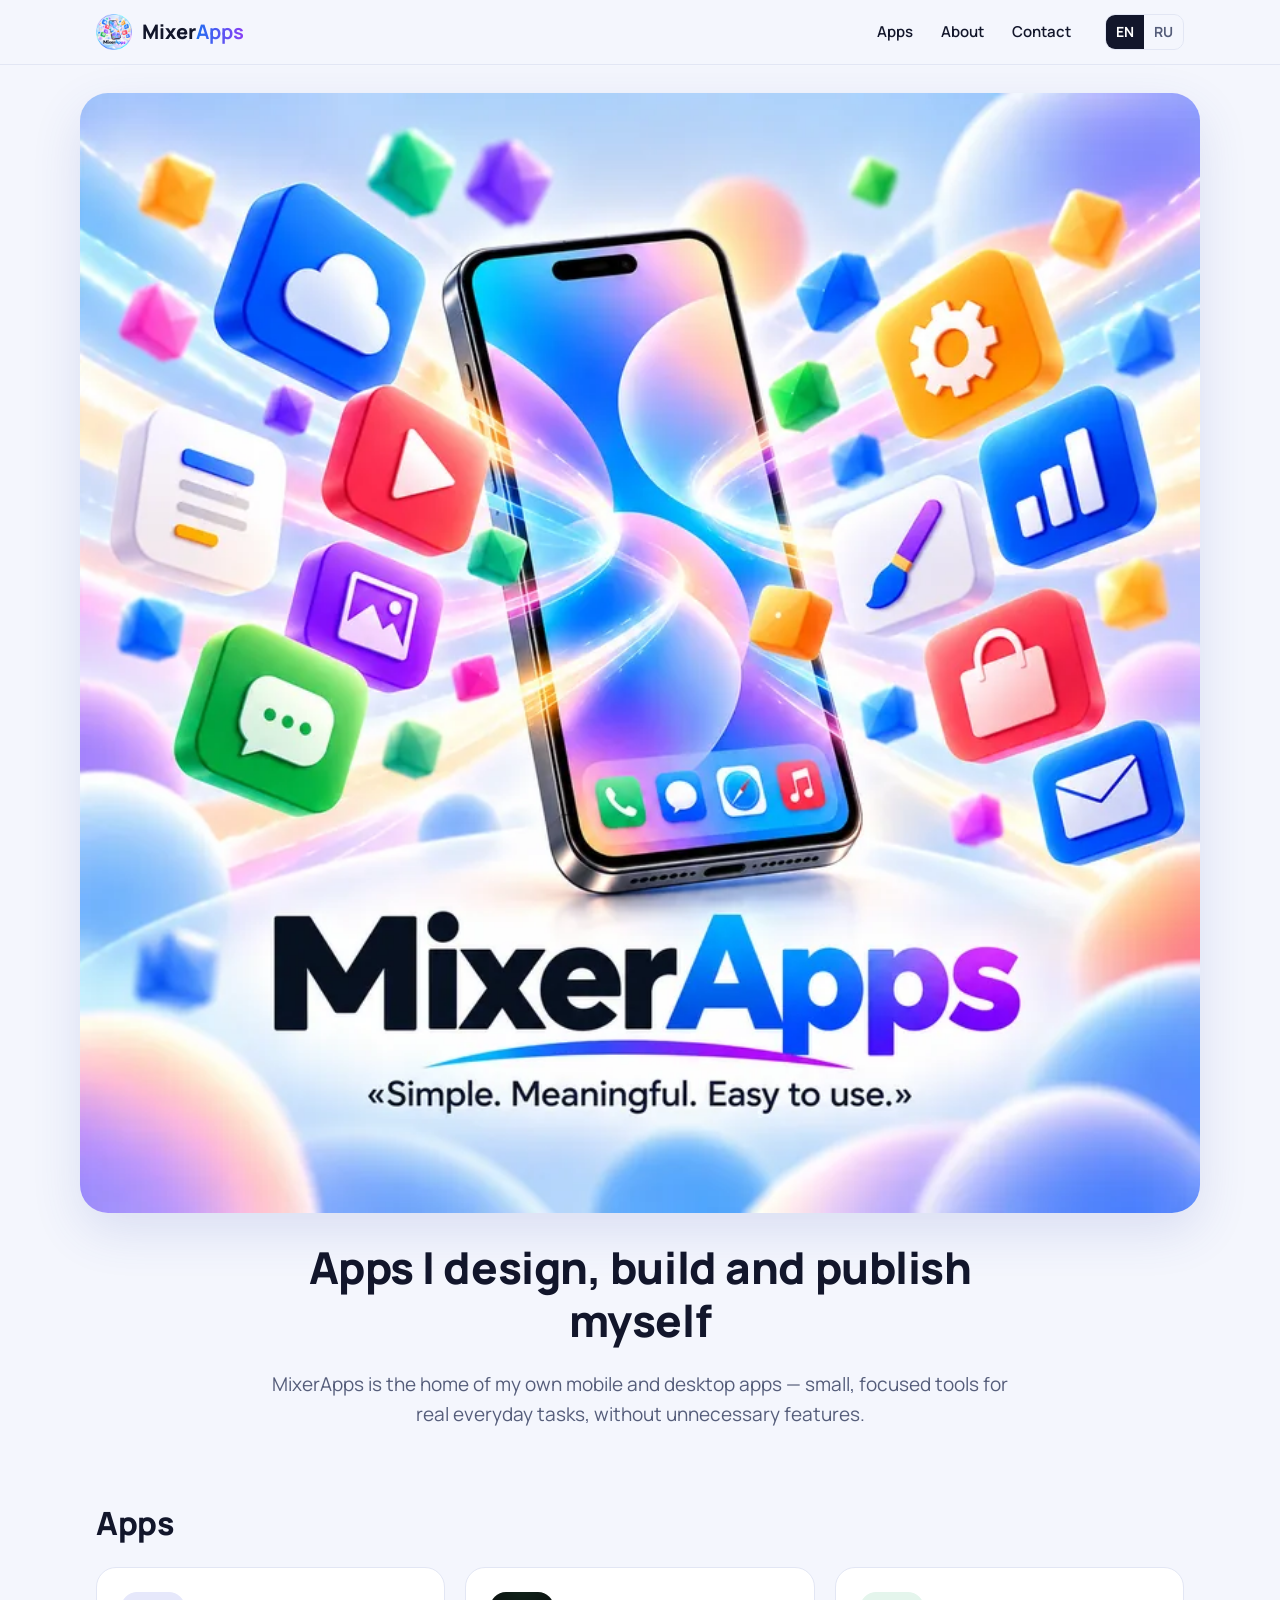
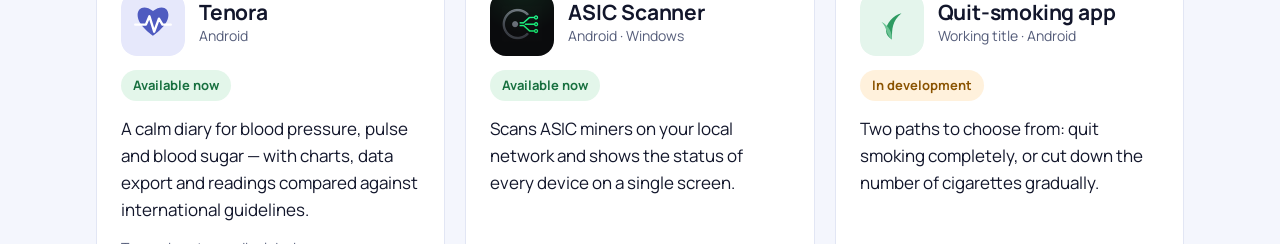
<file: index.html>
<!doctype html>
<html lang="en">
<head>
  <meta charset="utf-8">
  <meta name="viewport" content="width=device-width, initial-scale=1">
  <title>MixerApps — apps by Oleksandr Mykusevych</title>
  <meta name="description" content="MixerApps is the home of mobile and desktop apps made by Oleksandr Mykusevych in Kyiv: Tenora, ASIC Scanner and a quit-smoking app in development.">
  <link rel="canonical" href="https://mixerapps.dev/">
  <link rel="alternate" hreflang="en" href="https://mixerapps.dev/">
  <link rel="alternate" hreflang="ru" href="https://mixerapps.dev/ru/">
  <link rel="alternate" hreflang="x-default" href="https://mixerapps.dev/">
  <meta property="og:type" content="website">
  <meta property="og:site_name" content="MixerApps">
  <meta property="og:title" content="MixerApps — apps by Oleksandr Mykusevych">
  <meta property="og:description" content="Simple. Meaningful. Easy to use.">
  <meta property="og:url" content="https://mixerapps.dev/">
  <meta property="og:image" content="https://mixerapps.dev/assets/img/og-en.jpg">
  <meta name="twitter:card" content="summary_large_image">
  <link rel="icon" href="favicon.ico" sizes="any">
  <link rel="icon" type="image/png" sizes="32x32" href="assets/img/icon-32.png">
  <link rel="apple-touch-icon" href="assets/img/icon-180.png">
  <link rel="preconnect" href="https://fonts.googleapis.com">
  <link rel="preconnect" href="https://fonts.gstatic.com" crossorigin>
  <link rel="stylesheet" href="https://fonts.googleapis.com/css2?family=Manrope:wght@400;600;700;800&display=swap">
  <link rel="stylesheet" href="assets/css/style.css">
  <script type="application/ld+json">
  {
    "@context": "https://schema.org",
    "@type": "Organization",
    "name": "MixerApps",
    "url": "https://mixerapps.dev/",
    "logo": "https://mixerapps.dev/assets/img/icon-512.png",
    "email": "hello@mixerapps.dev",
    "founder": { "@type": "Person", "name": "Oleksandr Mykusevych" },
    "address": { "@type": "PostalAddress", "addressLocality": "Kyiv", "addressCountry": "UA" },
    "sameAs": ["https://www.youtube.com/@MixerApps"]
  }
  </script>
</head>
<body>
  <header class="site-header">
    <div class="wrap">
      <a class="brand" href="./"><img src="assets/img/logo-96.png" alt="" width="36" height="36"><span>Mixer<b>Apps</b></span></a>
      <nav class="nav" aria-label="Main">
        <a href="#apps">Apps</a>
        <a href="about.html">About</a>
        <a href="contact.html">Contact</a>
      </nav>
      <div class="lang" aria-label="Language"><span>EN</span><a href="ru/" hreflang="ru" lang="ru">RU</a></div>
    </div>
  </header>

  <main>
    <div class="wrap hero">
      <picture>
        <source media="(max-width: 640px)" srcset="assets/img/hero-square-en.webp">
        <source media="(max-width: 1000px)" srcset="assets/img/hero-en-800.webp">
        <img src="assets/img/hero-en.webp" width="1600" height="800"
             alt="MixerApps — Simple. Meaningful. Easy to use. A phone with app icons flying into it.">
      </picture>
      <div class="hero-text">
        <h1>Apps I design, build and publish myself</h1>
        <p>MixerApps is the home of my own mobile and desktop apps — small, focused tools for real everyday tasks, without unnecessary features.</p>
      </div>
    </div>

    <section id="apps">
      <div class="wrap">
        <div class="section-head">
          <h2>Apps</h2>
        </div>
        <div class="apps">

          <article class="card">
            <div class="card-top">
              <img src="assets/img/tenora-icon.svg" alt="Tenora icon" width="64" height="64">
              <div><h3>Tenora</h3><p class="platform">Android</p></div>
            </div>
            <span class="badge ok">Available now</span>
            <div class="desc">
              <p>A calm diary for blood pressure, pulse and blood sugar — with charts, data export and readings compared against international guidelines.</p>
              <p class="note">Tenora is not a medical device.</p>
            </div>
            <div class="actions">
              <a class="btn" href="https://play.google.com/store/apps/details?id=app.tenora.android">Google Play</a>
            </div>
            <div class="links">
              <a href="https://mixerua.github.io/tenora-legal/">Privacy policy</a>
              <a href="https://mixerua.github.io/tenora-legal/privacy-ru.html" hreflang="ru">Privacy policy (RU)</a>
              <a href="https://mixerua.github.io/tenora-legal/data-deletion.html">Data deletion</a>
              <a href="https://mixerua.github.io/tenora-legal/terms.html">Terms of Use</a>
            </div>
          </article>

          <article class="card">
            <div class="card-top">
              <img src="assets/img/asicscanner-icon.png" alt="ASIC Scanner icon" width="64" height="64">
              <div><h3>ASIC Scanner</h3><p class="platform">Android · Windows</p></div>
            </div>
            <span class="badge ok">Available now</span>
            <div class="desc">
              <p>Scans ASIC miners on your local network and shows the status of every device on a single screen.</p>
            </div>
            <div class="actions">
              <a class="btn" href="https://play.google.com/store/apps/details?id=com.kievminer.asicscanner">Google Play</a>
              <a class="btn" href="https://apps.microsoft.com/detail/9nqmk1lblxzn">Microsoft Store</a>
            </div>
            <div class="links">
              <a href="https://mixerua.github.io/asicscanner-privacy/">Privacy policy</a>
            </div>
          </article>

          <article class="card">
            <div class="card-top">
              <img src="assets/img/quit-icon.svg" alt="" width="64" height="64">
              <div><h3>Quit-smoking app</h3><p class="platform">Working title · Android</p></div>
            </div>
            <span class="badge dev">In development</span>
            <div class="desc">
              <p>Two paths to choose from: quit smoking completely, or cut down the number of cigarettes gradually.</p>
            </div>
          </article>

        </div>
      </div>
    </section>

    <section>
      <div class="wrap">
        <a class="yt" href="https://www.youtube.com/@MixerApps" style="text-decoration:none;color:inherit">
          <svg viewBox="0 0 56 40" aria-hidden="true"><rect width="56" height="40" rx="10" fill="#ff0033"/><path d="M22 12l14 8-14 8z" fill="#fff"/></svg>
          <div>
            <h3 style="margin:0">MixerApps on YouTube</h3>
            <p>A channel about the apps I make for real everyday tasks.</p>
          </div>
          <span class="btn">Open channel</span>
        </a>
      </div>
    </section>
  </main>

  <footer class="site-footer">
    <div class="wrap">
      <div>© 2026 Oleksandr Mykusevych · MixerApps · Kyiv, Ukraine<br>
        <a href="mailto:hello@mixerapps.dev">hello@mixerapps.dev</a></div>
      <nav aria-label="Footer">
        <a href="about.html">About</a>
        <a href="contact.html">Contact</a>
        <a href="https://www.youtube.com/@MixerApps">YouTube</a>
      </nav>
    </div>
  </footer>
</body>
</html>
</file>
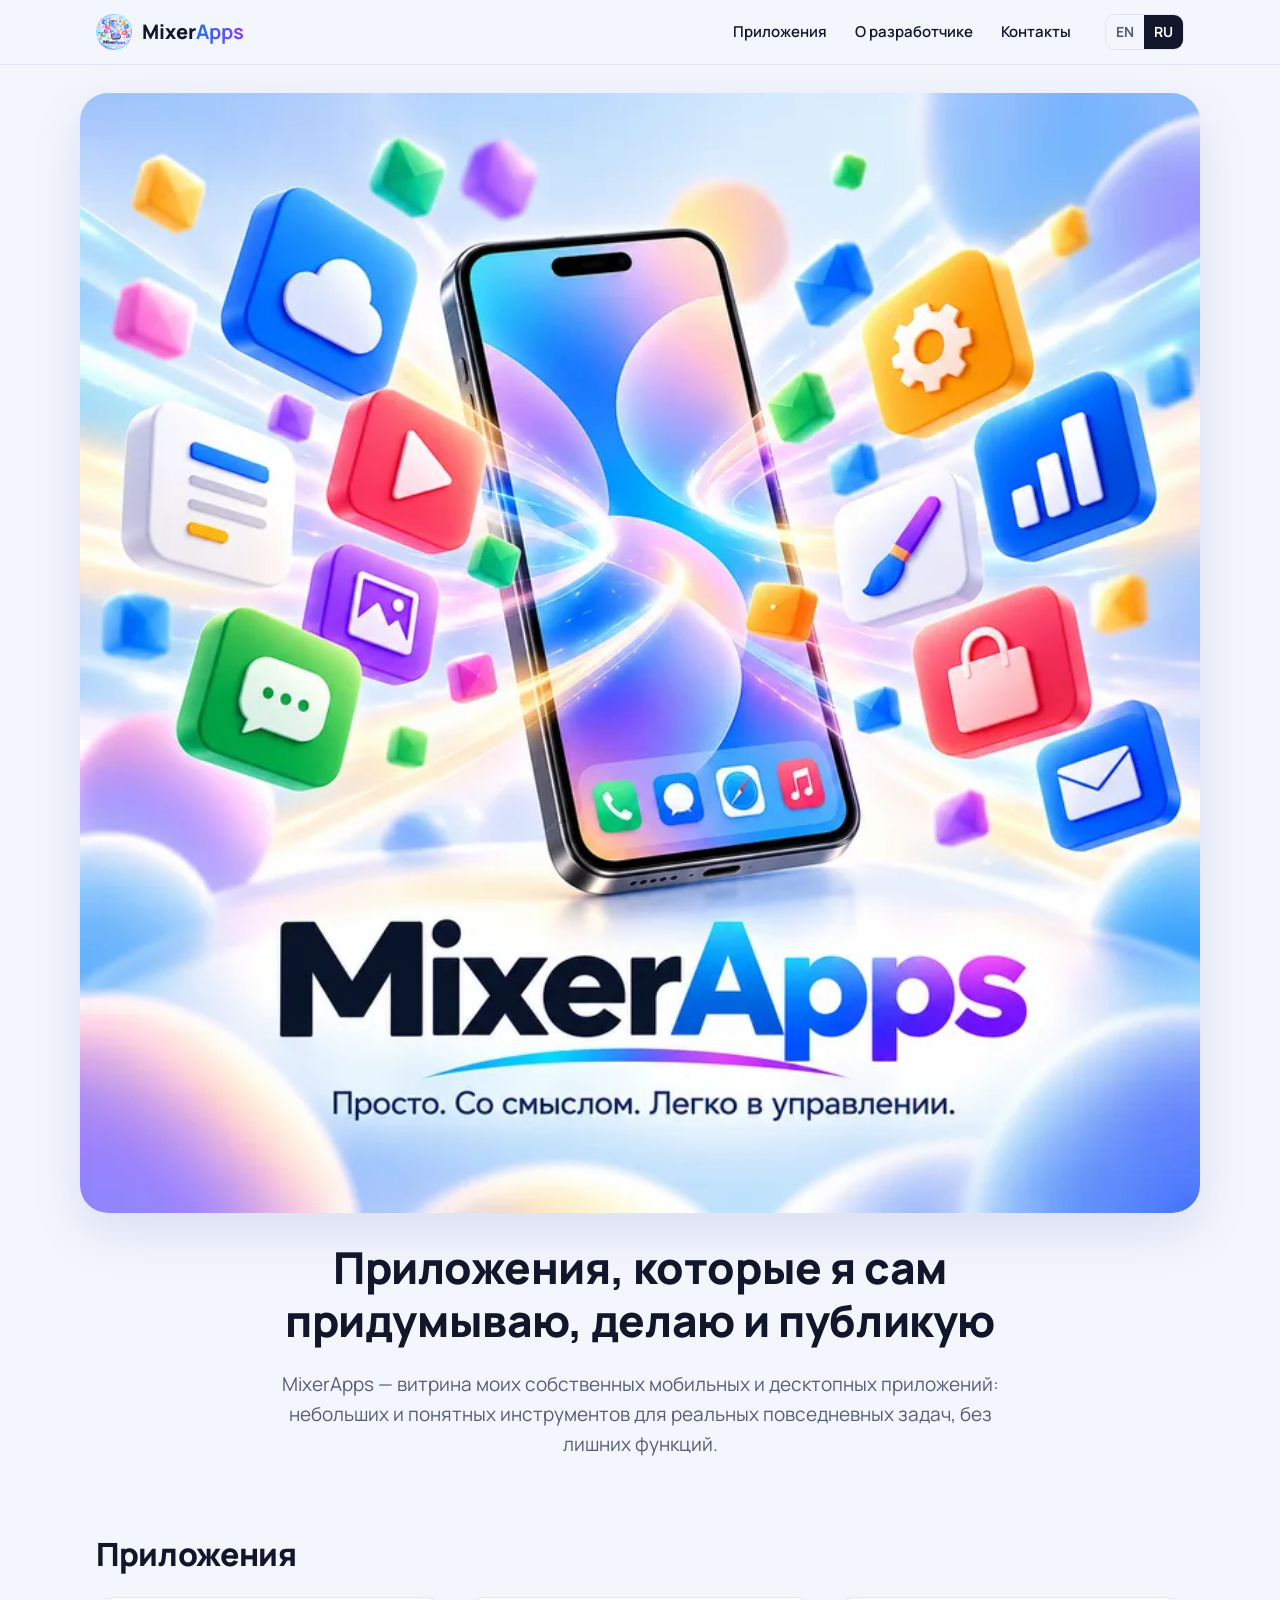
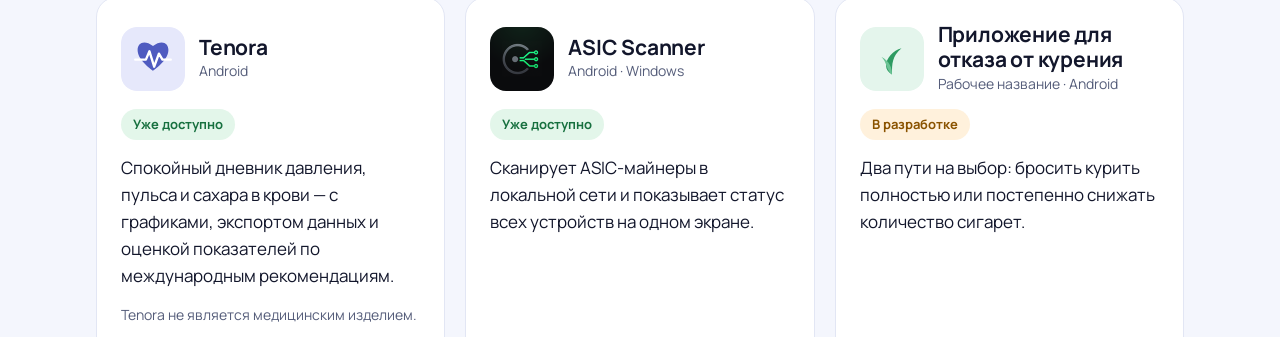
<file: ru/index.html>
<!doctype html>
<html lang="ru">
<head>
  <meta charset="utf-8">
  <meta name="viewport" content="width=device-width, initial-scale=1">
  <title>MixerApps — приложения Oleksandr Mykusevych</title>
  <meta name="description" content="MixerApps — витрина мобильных и десктопных приложений, которые создаёт Oleksandr Mykusevych в Киеве: Tenora, ASIC Scanner и приложение для отказа от курения.">
  <link rel="canonical" href="https://mixerapps.dev/ru/">
  <link rel="alternate" hreflang="en" href="https://mixerapps.dev/">
  <link rel="alternate" hreflang="ru" href="https://mixerapps.dev/ru/">
  <link rel="alternate" hreflang="x-default" href="https://mixerapps.dev/">
  <meta property="og:type" content="website">
  <meta property="og:site_name" content="MixerApps">
  <meta property="og:locale" content="ru_RU">
  <meta property="og:title" content="MixerApps — приложения Oleksandr Mykusevych">
  <meta property="og:description" content="Просто. Со смыслом. Легко в управлении.">
  <meta property="og:url" content="https://mixerapps.dev/ru/">
  <meta property="og:image" content="https://mixerapps.dev/assets/img/og-ru.jpg">
  <meta name="twitter:card" content="summary_large_image">
  <link rel="icon" href="../favicon.ico" sizes="any">
  <link rel="icon" type="image/png" sizes="32x32" href="../assets/img/icon-32.png">
  <link rel="apple-touch-icon" href="../assets/img/icon-180.png">
  <link rel="preconnect" href="https://fonts.googleapis.com">
  <link rel="preconnect" href="https://fonts.gstatic.com" crossorigin>
  <link rel="stylesheet" href="https://fonts.googleapis.com/css2?family=Manrope:wght@400;600;700;800&display=swap">
  <link rel="stylesheet" href="../assets/css/style.css">
  <script type="application/ld+json">
  {
    "@context": "https://schema.org",
    "@type": "Organization",
    "name": "MixerApps",
    "url": "https://mixerapps.dev/",
    "logo": "https://mixerapps.dev/assets/img/icon-512.png",
    "email": "hello@mixerapps.dev",
    "founder": { "@type": "Person", "name": "Oleksandr Mykusevych" },
    "address": { "@type": "PostalAddress", "addressLocality": "Kyiv", "addressCountry": "UA" },
    "sameAs": ["https://www.youtube.com/@MixerApps"]
  }
  </script>
</head>
<body>
  <header class="site-header">
    <div class="wrap">
      <a class="brand" href="./"><img src="../assets/img/logo-96.png" alt="" width="36" height="36"><span>Mixer<b>Apps</b></span></a>
      <nav class="nav" aria-label="Меню">
        <a href="#apps">Приложения</a>
        <a href="about.html">О разработчике</a>
        <a href="contact.html">Контакты</a>
      </nav>
      <div class="lang" aria-label="Язык"><a href="../" hreflang="en" lang="en">EN</a><span>RU</span></div>
    </div>
  </header>

  <main>
    <div class="wrap hero">
      <picture>
        <source media="(max-width: 640px)" srcset="../assets/img/hero-square-ru.webp">
        <source media="(max-width: 1000px)" srcset="../assets/img/hero-ru-800.webp">
        <img src="../assets/img/hero-ru.webp" width="1600" height="800"
             alt="MixerApps — Просто. Со смыслом. Легко в управлении. Телефон, в который влетают иконки приложений.">
      </picture>
      <div class="hero-text">
        <h1>Приложения, которые я сам придумываю, делаю и публикую</h1>
        <p>MixerApps — витрина моих собственных мобильных и десктопных приложений: небольших и понятных инструментов для реальных повседневных задач, без лишних функций.</p>
      </div>
    </div>

    <section id="apps">
      <div class="wrap">
        <div class="section-head">
          <h2>Приложения</h2>
        </div>
        <div class="apps">

          <article class="card">
            <div class="card-top">
              <img src="../assets/img/tenora-icon.svg" alt="Иконка Tenora" width="64" height="64">
              <div><h3>Tenora</h3><p class="platform">Android</p></div>
            </div>
            <span class="badge ok">Уже доступно</span>
            <div class="desc">
              <p>Спокойный дневник давления, пульса и сахара в крови — с графиками, экспортом данных и оценкой показателей по международным рекомендациям.</p>
              <p class="note">Tenora не является медицинским изделием.</p>
            </div>
            <div class="actions">
              <a class="btn" href="https://play.google.com/store/apps/details?id=app.tenora.android">Google Play</a>
            </div>
            <div class="links">
              <a href="https://mixerua.github.io/tenora-legal/privacy-ru.html">Политика конфиденциальности</a>
              <a href="https://mixerua.github.io/tenora-legal/" hreflang="en">Privacy policy (EN)</a>
              <a href="https://mixerua.github.io/tenora-legal/data-deletion.html">Удаление данных</a>
              <a href="https://mixerua.github.io/tenora-legal/terms.html">Условия использования</a>
            </div>
          </article>

          <article class="card">
            <div class="card-top">
              <img src="../assets/img/asicscanner-icon.png" alt="Иконка ASIC Scanner" width="64" height="64">
              <div><h3>ASIC Scanner</h3><p class="platform">Android · Windows</p></div>
            </div>
            <span class="badge ok">Уже доступно</span>
            <div class="desc">
              <p>Сканирует ASIC-майнеры в локальной сети и показывает статус всех устройств на одном экране.</p>
            </div>
            <div class="actions">
              <a class="btn" href="https://play.google.com/store/apps/details?id=com.kievminer.asicscanner">Google Play</a>
              <a class="btn" href="https://apps.microsoft.com/detail/9nqmk1lblxzn">Microsoft Store</a>
            </div>
            <div class="links">
              <a href="https://mixerua.github.io/asicscanner-privacy/">Политика конфиденциальности</a>
            </div>
          </article>

          <article class="card">
            <div class="card-top">
              <img src="../assets/img/quit-icon.svg" alt="" width="64" height="64">
              <div><h3>Приложение для отказа от курения</h3><p class="platform">Рабочее название · Android</p></div>
            </div>
            <span class="badge dev">В разработке</span>
            <div class="desc">
              <p>Два пути на выбор: бросить курить полностью или постепенно снижать количество сигарет.</p>
            </div>
          </article>

        </div>
      </div>
    </section>

    <section>
      <div class="wrap">
        <a class="yt" href="https://www.youtube.com/@MixerApps" style="text-decoration:none;color:inherit">
          <svg viewBox="0 0 56 40" aria-hidden="true"><rect width="56" height="40" rx="10" fill="#ff0033"/><path d="M22 12l14 8-14 8z" fill="#fff"/></svg>
          <div>
            <h3 style="margin:0">MixerApps на YouTube</h3>
            <p>Канал о приложениях, которые я создаю для реальных задач.</p>
          </div>
          <span class="btn">Открыть канал</span>
        </a>
      </div>
    </section>
  </main>

  <footer class="site-footer">
    <div class="wrap">
      <div>© 2026 Oleksandr Mykusevych · MixerApps · Киев, Украина<br>
        <a href="mailto:hello@mixerapps.dev">hello@mixerapps.dev</a></div>
      <nav aria-label="Ссылки">
        <a href="about.html">О разработчике</a>
        <a href="contact.html">Контакты</a>
        <a href="https://www.youtube.com/@MixerApps">YouTube</a>
      </nav>
    </div>
  </footer>
</body>
</html>
</file>
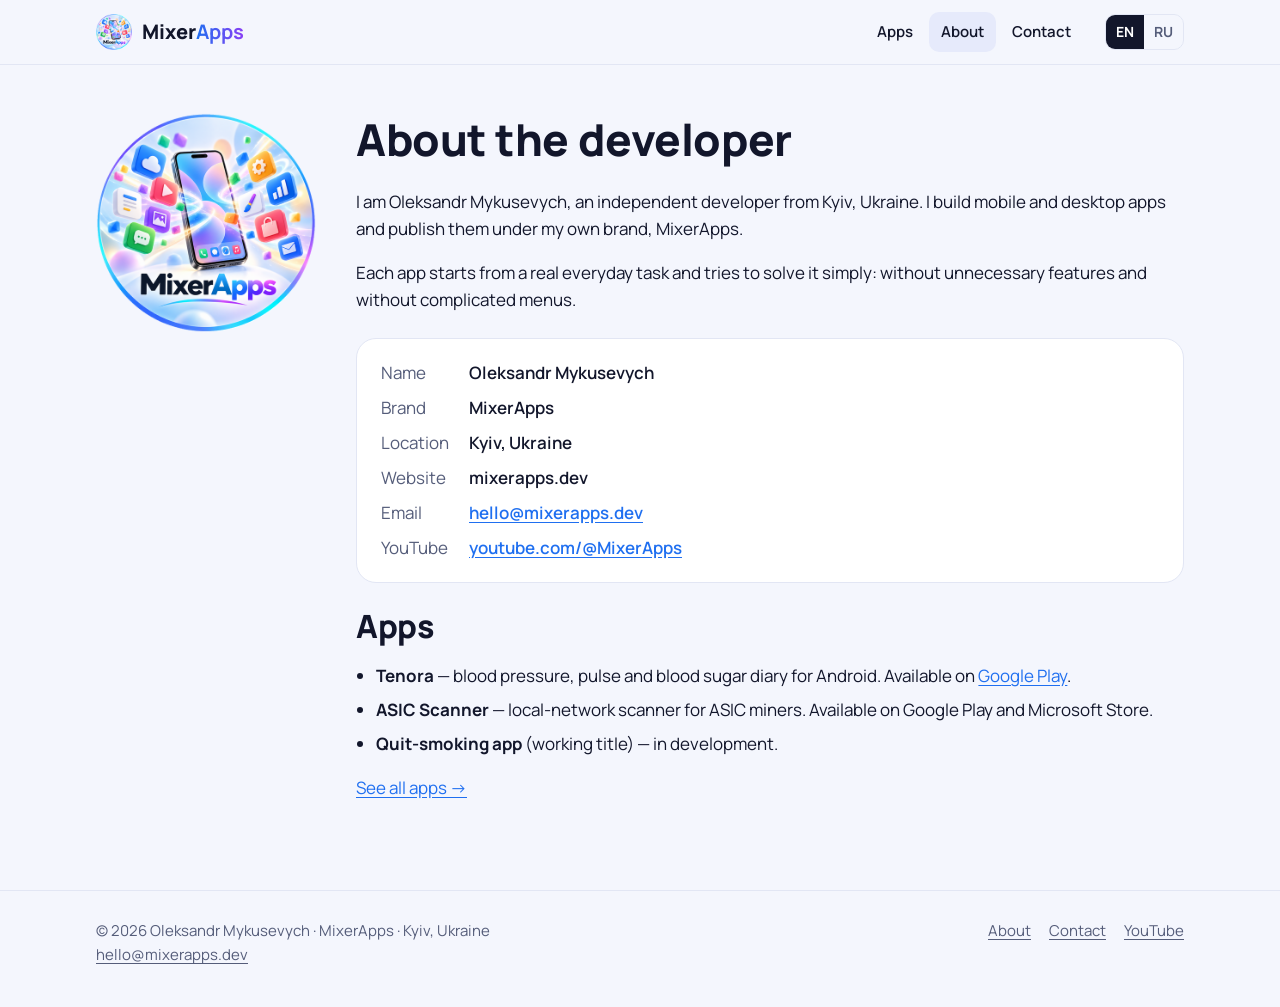
<file: about.html>
<!doctype html>
<html lang="en">
<head>
  <meta charset="utf-8">
  <meta name="viewport" content="width=device-width, initial-scale=1">
  <title>About — Oleksandr Mykusevych · MixerApps</title>
  <meta name="description" content="Oleksandr Mykusevych is an independent developer in Kyiv, Ukraine, who builds mobile and desktop apps under his own brand MixerApps.">
  <link rel="canonical" href="https://mixerapps.dev/about.html">
  <link rel="alternate" hreflang="en" href="https://mixerapps.dev/about.html">
  <link rel="alternate" hreflang="ru" href="https://mixerapps.dev/ru/about.html">
  <link rel="alternate" hreflang="x-default" href="https://mixerapps.dev/about.html">
  <meta property="og:type" content="website">
  <meta property="og:site_name" content="MixerApps">
  <meta property="og:title" content="MixerApps — apps by Oleksandr Mykusevych">
  <meta property="og:description" content="Simple. Meaningful. Easy to use.">
  <meta property="og:url" content="https://mixerapps.dev/about.html">
  <meta property="og:image" content="https://mixerapps.dev/assets/img/og-en.jpg">
  <meta name="twitter:card" content="summary_large_image">
  <link rel="icon" href="favicon.ico" sizes="any">
  <link rel="icon" type="image/png" sizes="32x32" href="assets/img/icon-32.png">
  <link rel="apple-touch-icon" href="assets/img/icon-180.png">
  <link rel="preconnect" href="https://fonts.googleapis.com">
  <link rel="preconnect" href="https://fonts.gstatic.com" crossorigin>
  <link rel="stylesheet" href="https://fonts.googleapis.com/css2?family=Manrope:wght@400;600;700;800&display=swap">
  <link rel="stylesheet" href="assets/css/style.css">
  <script type="application/ld+json">
  {
    "@context": "https://schema.org",
    "@type": "Organization",
    "name": "MixerApps",
    "url": "https://mixerapps.dev/",
    "logo": "https://mixerapps.dev/assets/img/icon-512.png",
    "email": "hello@mixerapps.dev",
    "founder": { "@type": "Person", "name": "Oleksandr Mykusevych" },
    "address": { "@type": "PostalAddress", "addressLocality": "Kyiv", "addressCountry": "UA" },
    "sameAs": ["https://www.youtube.com/@MixerApps"]
  }
  </script>
</head>
<body>
  <header class="site-header">
    <div class="wrap">
      <a class="brand" href="./"><img src="assets/img/logo-96.png" alt="" width="36" height="36"><span>Mixer<b>Apps</b></span></a>
      <nav class="nav" aria-label="Main">
        <a href="index.html#apps">Apps</a>
        <a href="about.html" aria-current="page">About</a>
        <a href="contact.html">Contact</a>
      </nav>
      <div class="lang" aria-label="Language"><span>EN</span><a href="ru/about.html" hreflang="ru" lang="ru">RU</a></div>
    </div>
  </header>

  <main>
    <section>
      <div class="wrap about">
        <img src="assets/img/icon-512.png" alt="MixerApps logo" width="220" height="220">
        <div>
          <h1>About the developer</h1>
          <p>I am Oleksandr Mykusevych, an independent developer from Kyiv, Ukraine. I build mobile and desktop apps and publish them under my own brand, MixerApps.</p>
          <p>Each app starts from a real everyday task and tries to solve it simply: without unnecessary features and without complicated menus.</p>
          <dl class="facts">
            <dt>Name</dt><dd>Oleksandr Mykusevych</dd>
            <dt>Brand</dt><dd>MixerApps</dd>
            <dt>Location</dt><dd>Kyiv, Ukraine</dd>
            <dt>Website</dt><dd>mixerapps.dev</dd>
            <dt>Email</dt><dd><a href="mailto:hello@mixerapps.dev">hello@mixerapps.dev</a></dd>
            <dt>YouTube</dt><dd><a href="https://www.youtube.com/@MixerApps">youtube.com/@MixerApps</a></dd>
          </dl>
          <h2>Apps</h2>
          <ul class="plain-list">
            <li><b>Tenora</b> — blood pressure, pulse and blood sugar diary for Android. Available on <a href="https://play.google.com/store/apps/details?id=app.tenora.android">Google Play</a>.</li>
            <li><b>ASIC Scanner</b> — local-network scanner for ASIC miners. Available on Google Play and Microsoft Store.</li>
            <li><b>Quit-smoking app</b> (working title) — in development.</li>
          </ul>
          <p><a href="index.html#apps">See all apps →</a></p>
        </div>
      </div>
    </section>
  </main>

  <footer class="site-footer">
    <div class="wrap">
      <div>© 2026 Oleksandr Mykusevych · MixerApps · Kyiv, Ukraine<br>
        <a href="mailto:hello@mixerapps.dev">hello@mixerapps.dev</a></div>
      <nav aria-label="Footer">
        <a href="about.html">About</a>
        <a href="contact.html">Contact</a>
        <a href="https://www.youtube.com/@MixerApps">YouTube</a>
      </nav>
    </div>
  </footer>
</body>
</html>
</file>
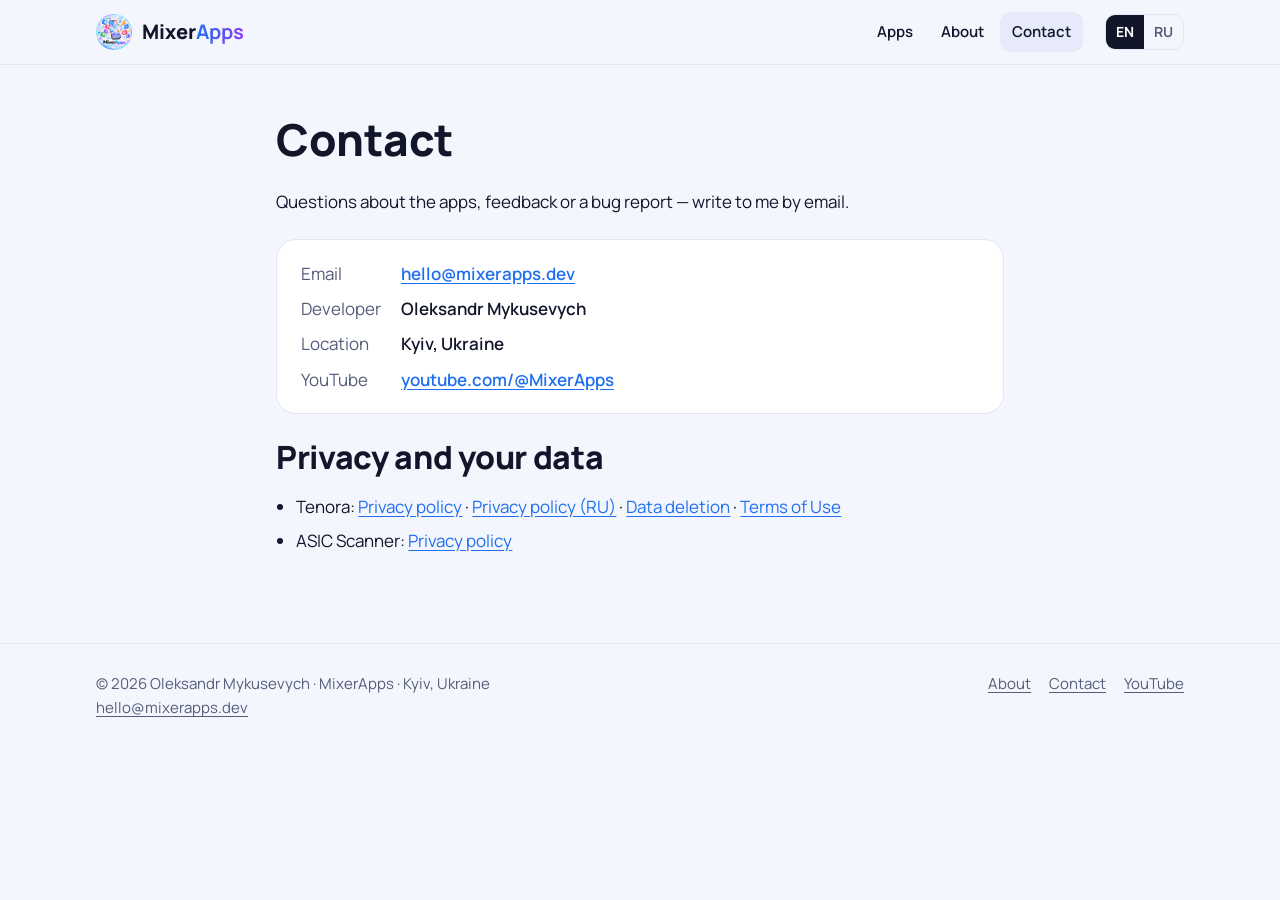
<file: contact.html>
<!doctype html>
<html lang="en">
<head>
  <meta charset="utf-8">
  <meta name="viewport" content="width=device-width, initial-scale=1">
  <title>Contact — MixerApps</title>
  <meta name="description" content="How to contact MixerApps and developer Oleksandr Mykusevych: email hello@mixerapps.dev.">
  <link rel="canonical" href="https://mixerapps.dev/contact.html">
  <link rel="alternate" hreflang="en" href="https://mixerapps.dev/contact.html">
  <link rel="alternate" hreflang="ru" href="https://mixerapps.dev/ru/contact.html">
  <link rel="alternate" hreflang="x-default" href="https://mixerapps.dev/contact.html">
  <meta property="og:type" content="website">
  <meta property="og:site_name" content="MixerApps">
  <meta property="og:title" content="Contact — MixerApps">
  <meta property="og:description" content="Simple. Meaningful. Easy to use.">
  <meta property="og:url" content="https://mixerapps.dev/contact.html">
  <meta property="og:image" content="https://mixerapps.dev/assets/img/og-en.jpg">
  <meta name="twitter:card" content="summary_large_image">
  <link rel="icon" href="favicon.ico" sizes="any">
  <link rel="icon" type="image/png" sizes="32x32" href="assets/img/icon-32.png">
  <link rel="apple-touch-icon" href="assets/img/icon-180.png">
  <link rel="preconnect" href="https://fonts.googleapis.com">
  <link rel="preconnect" href="https://fonts.gstatic.com" crossorigin>
  <link rel="stylesheet" href="https://fonts.googleapis.com/css2?family=Manrope:wght@400;600;700;800&display=swap">
  <link rel="stylesheet" href="assets/css/style.css">
  <script type="application/ld+json">
  {
    "@context": "https://schema.org",
    "@type": "Organization",
    "name": "MixerApps",
    "url": "https://mixerapps.dev/",
    "logo": "https://mixerapps.dev/assets/img/icon-512.png",
    "email": "hello@mixerapps.dev",
    "founder": { "@type": "Person", "name": "Oleksandr Mykusevych" },
    "address": { "@type": "PostalAddress", "addressLocality": "Kyiv", "addressCountry": "UA" },
    "sameAs": ["https://www.youtube.com/@MixerApps"]
  }
  </script>
</head>
<body>
  <header class="site-header">
    <div class="wrap">
      <a class="brand" href="./"><img src="assets/img/logo-96.png" alt="" width="36" height="36"><span>Mixer<b>Apps</b></span></a>
      <nav class="nav" aria-label="Main">
        <a href="index.html#apps">Apps</a>
        <a href="about.html">About</a>
        <a href="contact.html" aria-current="page">Contact</a>
      </nav>
      <div class="lang" aria-label="Language"><span>EN</span><a href="ru/contact.html" hreflang="ru" lang="ru">RU</a></div>
    </div>
  </header>

  <main>
    <section>
      <div class="wrap narrow">
        <h1>Contact</h1>
        <p>Questions about the apps, feedback or a bug report — write to me by email.</p>
        <dl class="facts">
          <dt>Email</dt><dd><a href="mailto:hello@mixerapps.dev">hello@mixerapps.dev</a></dd>
          <dt>Developer</dt><dd>Oleksandr Mykusevych</dd>
          <dt>Location</dt><dd>Kyiv, Ukraine</dd>
          <dt>YouTube</dt><dd><a href="https://www.youtube.com/@MixerApps">youtube.com/@MixerApps</a></dd>
        </dl>
        <h2>Privacy and your data</h2>
        <ul class="plain-list">
          <li>Tenora: <a href="https://mixerua.github.io/tenora-legal/">Privacy policy</a> ·
            <a href="https://mixerua.github.io/tenora-legal/privacy-ru.html" hreflang="ru">Privacy policy (RU)</a> ·
            <a href="https://mixerua.github.io/tenora-legal/data-deletion.html">Data deletion</a> ·
            <a href="https://mixerua.github.io/tenora-legal/terms.html">Terms of Use</a></li>
          <li>ASIC Scanner: <a href="https://mixerua.github.io/asicscanner-privacy/">Privacy policy</a></li>
        </ul>
      </div>
    </section>
  </main>

  <footer class="site-footer">
    <div class="wrap">
      <div>© 2026 Oleksandr Mykusevych · MixerApps · Kyiv, Ukraine<br>
        <a href="mailto:hello@mixerapps.dev">hello@mixerapps.dev</a></div>
      <nav aria-label="Footer">
        <a href="about.html">About</a>
        <a href="contact.html">Contact</a>
        <a href="https://www.youtube.com/@MixerApps">YouTube</a>
      </nav>
    </div>
  </footer>
</body>
</html>
</file>
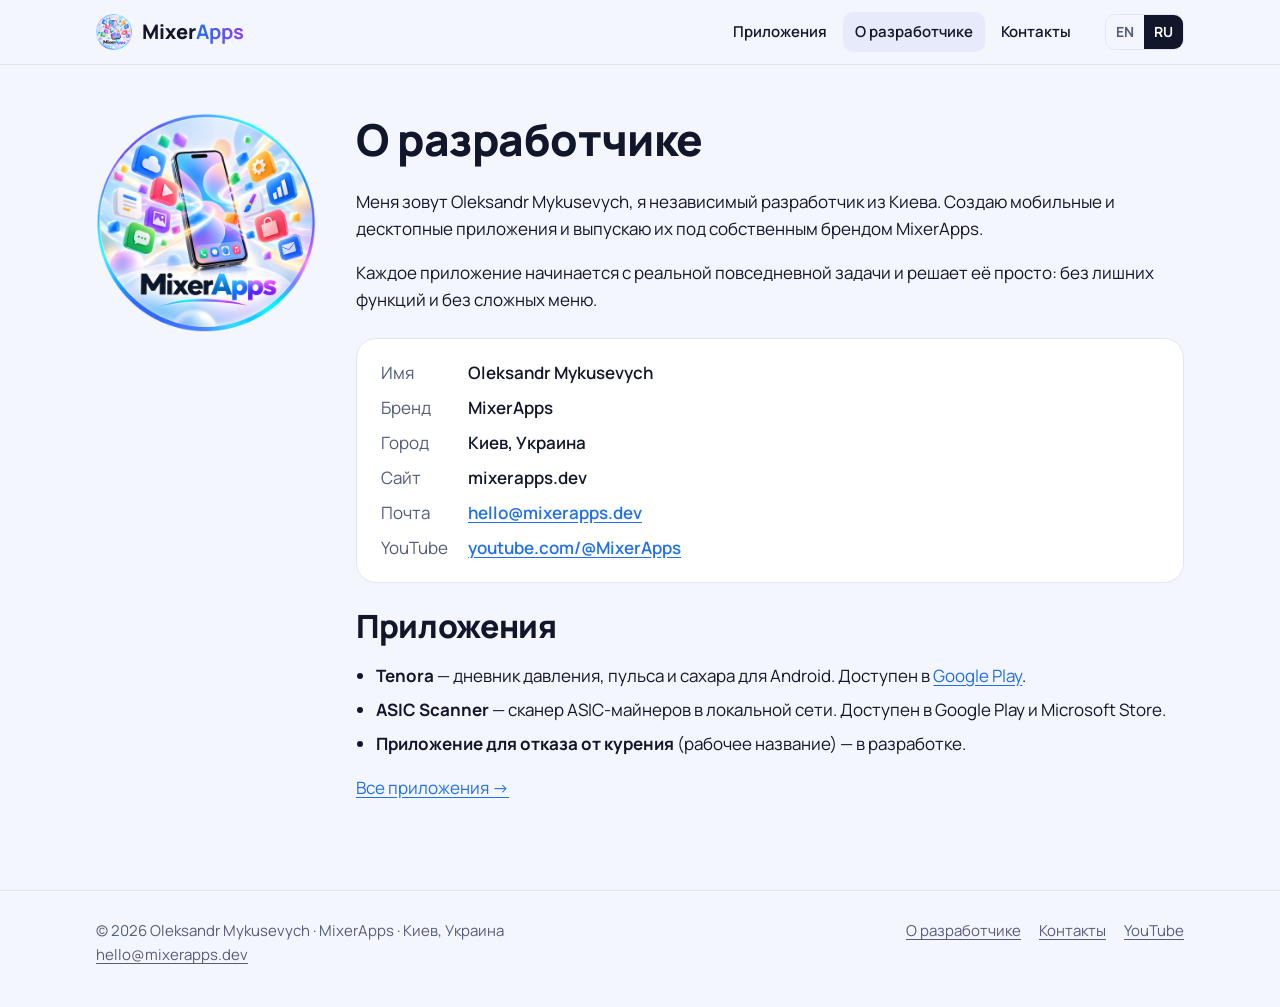
<file: ru/about.html>
<!doctype html>
<html lang="ru">
<head>
  <meta charset="utf-8">
  <meta name="viewport" content="width=device-width, initial-scale=1">
  <title>О разработчике — Oleksandr Mykusevych · MixerApps</title>
  <meta name="description" content="Oleksandr Mykusevych — независимый разработчик из Киева. Создаёт мобильные и десктопные приложения под собственным брендом MixerApps.">
  <link rel="canonical" href="https://mixerapps.dev/ru/about.html">
  <link rel="alternate" hreflang="en" href="https://mixerapps.dev/about.html">
  <link rel="alternate" hreflang="ru" href="https://mixerapps.dev/ru/about.html">
  <link rel="alternate" hreflang="x-default" href="https://mixerapps.dev/about.html">
  <meta property="og:type" content="website">
  <meta property="og:site_name" content="MixerApps">
  <meta property="og:locale" content="ru_RU">
  <meta property="og:title" content="О разработчике — MixerApps">
  <meta property="og:description" content="Просто. Со смыслом. Легко в управлении.">
  <meta property="og:url" content="https://mixerapps.dev/ru/about.html">
  <meta property="og:image" content="https://mixerapps.dev/assets/img/og-ru.jpg">
  <meta name="twitter:card" content="summary_large_image">
  <link rel="icon" href="../favicon.ico" sizes="any">
  <link rel="icon" type="image/png" sizes="32x32" href="../assets/img/icon-32.png">
  <link rel="apple-touch-icon" href="../assets/img/icon-180.png">
  <link rel="preconnect" href="https://fonts.googleapis.com">
  <link rel="preconnect" href="https://fonts.gstatic.com" crossorigin>
  <link rel="stylesheet" href="https://fonts.googleapis.com/css2?family=Manrope:wght@400;600;700;800&display=swap">
  <link rel="stylesheet" href="../assets/css/style.css">
  <script type="application/ld+json">
  {
    "@context": "https://schema.org",
    "@type": "Organization",
    "name": "MixerApps",
    "url": "https://mixerapps.dev/",
    "logo": "https://mixerapps.dev/assets/img/icon-512.png",
    "email": "hello@mixerapps.dev",
    "founder": { "@type": "Person", "name": "Oleksandr Mykusevych" },
    "address": { "@type": "PostalAddress", "addressLocality": "Kyiv", "addressCountry": "UA" },
    "sameAs": ["https://www.youtube.com/@MixerApps"]
  }
  </script>
</head>
<body>
  <header class="site-header">
    <div class="wrap">
      <a class="brand" href="./"><img src="../assets/img/logo-96.png" alt="" width="36" height="36"><span>Mixer<b>Apps</b></span></a>
      <nav class="nav" aria-label="Меню">
        <a href="index.html#apps">Приложения</a>
        <a href="about.html" aria-current="page">О разработчике</a>
        <a href="contact.html">Контакты</a>
      </nav>
      <div class="lang" aria-label="Язык"><a href="../about.html" hreflang="en" lang="en">EN</a><span>RU</span></div>
    </div>
  </header>

  <main>
    <section>
      <div class="wrap about">
        <img src="../assets/img/icon-512.png" alt="Логотип MixerApps" width="220" height="220">
        <div>
          <h1>О разработчике</h1>
          <p>Меня зовут Oleksandr Mykusevych, я независимый разработчик из Киева. Создаю мобильные и десктопные приложения и выпускаю их под собственным брендом MixerApps.</p>
          <p>Каждое приложение начинается с реальной повседневной задачи и решает её просто: без лишних функций и без сложных меню.</p>
          <dl class="facts">
            <dt>Имя</dt><dd>Oleksandr Mykusevych</dd>
            <dt>Бренд</dt><dd>MixerApps</dd>
            <dt>Город</dt><dd>Киев, Украина</dd>
            <dt>Сайт</dt><dd>mixerapps.dev</dd>
            <dt>Почта</dt><dd><a href="mailto:hello@mixerapps.dev">hello@mixerapps.dev</a></dd>
            <dt>YouTube</dt><dd><a href="https://www.youtube.com/@MixerApps">youtube.com/@MixerApps</a></dd>
          </dl>
          <h2>Приложения</h2>
          <ul class="plain-list">
            <li><b>Tenora</b> — дневник давления, пульса и сахара для Android. Доступен в <a href="https://play.google.com/store/apps/details?id=app.tenora.android">Google Play</a>.</li>
            <li><b>ASIC Scanner</b> — сканер ASIC-майнеров в локальной сети. Доступен в Google Play и Microsoft Store.</li>
            <li><b>Приложение для отказа от курения</b> (рабочее название) — в разработке.</li>
          </ul>
          <p><a href="index.html#apps">Все приложения →</a></p>
        </div>
      </div>
    </section>
  </main>

  <footer class="site-footer">
    <div class="wrap">
      <div>© 2026 Oleksandr Mykusevych · MixerApps · Киев, Украина<br>
        <a href="mailto:hello@mixerapps.dev">hello@mixerapps.dev</a></div>
      <nav aria-label="Ссылки">
        <a href="about.html">О разработчике</a>
        <a href="contact.html">Контакты</a>
        <a href="https://www.youtube.com/@MixerApps">YouTube</a>
      </nav>
    </div>
  </footer>
</body>
</html>
</file>
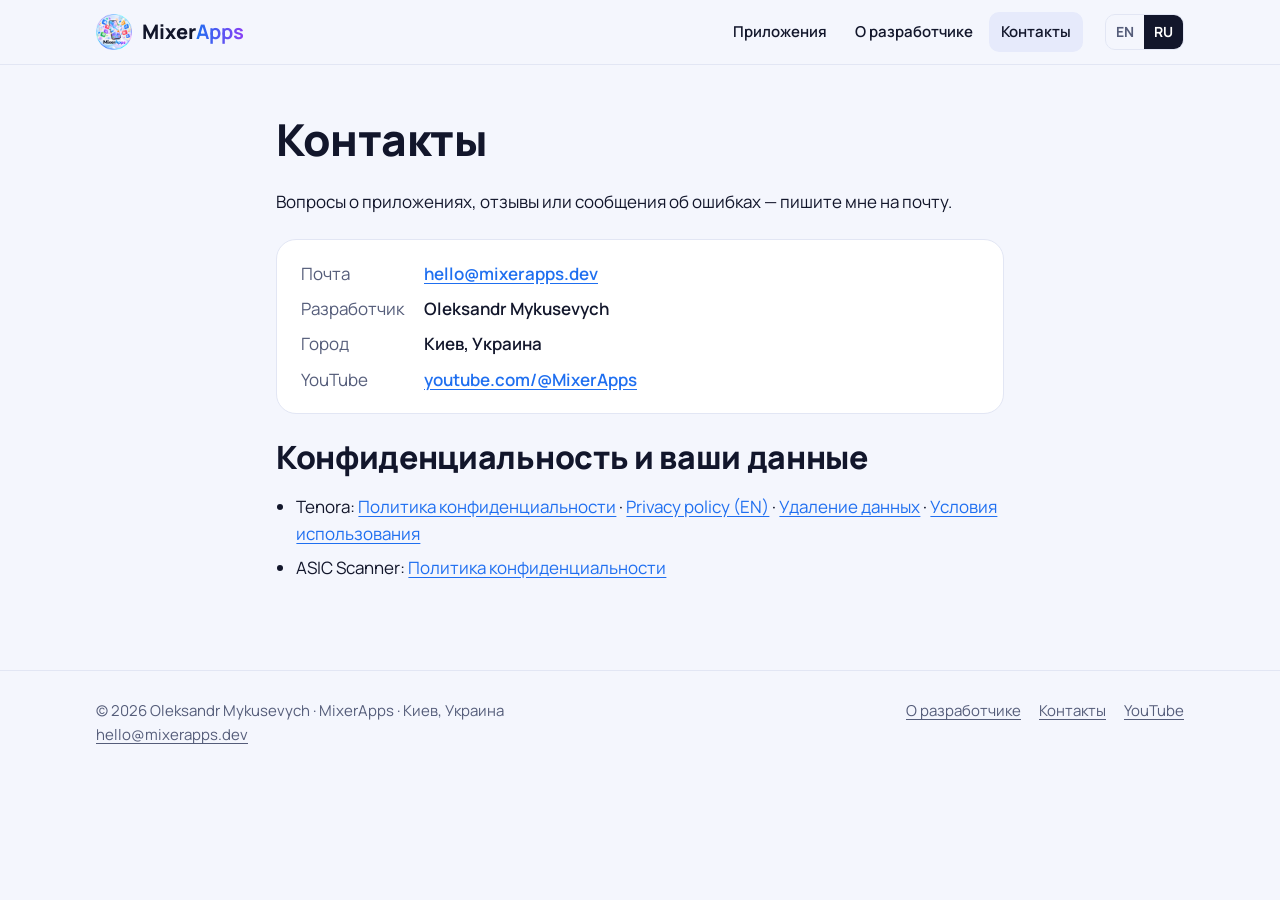
<file: ru/contact.html>
<!doctype html>
<html lang="ru">
<head>
  <meta charset="utf-8">
  <meta name="viewport" content="width=device-width, initial-scale=1">
  <title>Контакты — MixerApps</title>
  <meta name="description" content="Как связаться с MixerApps и разработчиком Oleksandr Mykusevych: почта hello@mixerapps.dev.">
  <link rel="canonical" href="https://mixerapps.dev/ru/contact.html">
  <link rel="alternate" hreflang="en" href="https://mixerapps.dev/contact.html">
  <link rel="alternate" hreflang="ru" href="https://mixerapps.dev/ru/contact.html">
  <link rel="alternate" hreflang="x-default" href="https://mixerapps.dev/contact.html">
  <meta property="og:type" content="website">
  <meta property="og:site_name" content="MixerApps">
  <meta property="og:locale" content="ru_RU">
  <meta property="og:title" content="Контакты — MixerApps">
  <meta property="og:description" content="Просто. Со смыслом. Легко в управлении.">
  <meta property="og:url" content="https://mixerapps.dev/ru/contact.html">
  <meta property="og:image" content="https://mixerapps.dev/assets/img/og-ru.jpg">
  <meta name="twitter:card" content="summary_large_image">
  <link rel="icon" href="../favicon.ico" sizes="any">
  <link rel="icon" type="image/png" sizes="32x32" href="../assets/img/icon-32.png">
  <link rel="apple-touch-icon" href="../assets/img/icon-180.png">
  <link rel="preconnect" href="https://fonts.googleapis.com">
  <link rel="preconnect" href="https://fonts.gstatic.com" crossorigin>
  <link rel="stylesheet" href="https://fonts.googleapis.com/css2?family=Manrope:wght@400;600;700;800&display=swap">
  <link rel="stylesheet" href="../assets/css/style.css">
  <script type="application/ld+json">
  {
    "@context": "https://schema.org",
    "@type": "Organization",
    "name": "MixerApps",
    "url": "https://mixerapps.dev/",
    "logo": "https://mixerapps.dev/assets/img/icon-512.png",
    "email": "hello@mixerapps.dev",
    "founder": { "@type": "Person", "name": "Oleksandr Mykusevych" },
    "address": { "@type": "PostalAddress", "addressLocality": "Kyiv", "addressCountry": "UA" },
    "sameAs": ["https://www.youtube.com/@MixerApps"]
  }
  </script>
</head>
<body>
  <header class="site-header">
    <div class="wrap">
      <a class="brand" href="./"><img src="../assets/img/logo-96.png" alt="" width="36" height="36"><span>Mixer<b>Apps</b></span></a>
      <nav class="nav" aria-label="Меню">
        <a href="index.html#apps">Приложения</a>
        <a href="about.html">О разработчике</a>
        <a href="contact.html" aria-current="page">Контакты</a>
      </nav>
      <div class="lang" aria-label="Язык"><a href="../contact.html" hreflang="en" lang="en">EN</a><span>RU</span></div>
    </div>
  </header>

  <main>
    <section>
      <div class="wrap narrow">
        <h1>Контакты</h1>
        <p>Вопросы о приложениях, отзывы или сообщения об ошибках — пишите мне на почту.</p>
        <dl class="facts">
          <dt>Почта</dt><dd><a href="mailto:hello@mixerapps.dev">hello@mixerapps.dev</a></dd>
          <dt>Разработчик</dt><dd>Oleksandr Mykusevych</dd>
          <dt>Город</dt><dd>Киев, Украина</dd>
          <dt>YouTube</dt><dd><a href="https://www.youtube.com/@MixerApps">youtube.com/@MixerApps</a></dd>
        </dl>
        <h2>Конфиденциальность и ваши данные</h2>
        <ul class="plain-list">
          <li>Tenora: <a href="https://mixerua.github.io/tenora-legal/privacy-ru.html">Политика конфиденциальности</a> ·
            <a href="https://mixerua.github.io/tenora-legal/" hreflang="en">Privacy policy (EN)</a> ·
            <a href="https://mixerua.github.io/tenora-legal/data-deletion.html">Удаление данных</a> ·
            <a href="https://mixerua.github.io/tenora-legal/terms.html">Условия использования</a></li>
          <li>ASIC Scanner: <a href="https://mixerua.github.io/asicscanner-privacy/">Политика конфиденциальности</a></li>
        </ul>
      </div>
    </section>
  </main>

  <footer class="site-footer">
    <div class="wrap">
      <div>© 2026 Oleksandr Mykusevych · MixerApps · Киев, Украина<br>
        <a href="mailto:hello@mixerapps.dev">hello@mixerapps.dev</a></div>
      <nav aria-label="Ссылки">
        <a href="about.html">О разработчике</a>
        <a href="contact.html">Контакты</a>
        <a href="https://www.youtube.com/@MixerApps">YouTube</a>
      </nav>
    </div>
  </footer>
</body>
</html>
</file>
<file: assets/css/style.css>
/* MixerApps — one stylesheet for the whole site. Colours are set once here. */
:root {
  --ink: #12162b;
  --muted: #555d7a;
  --bg: #f4f6fd;
  --card: #ffffff;
  --line: #e2e6f4;
  --blue: #1f6ff0;
  --violet: #8a3ff5;
  --brand: linear-gradient(90deg, var(--blue), var(--violet));
  --ok-bg: #e3f6ea;   --ok-ink: #17703f;
  --soon-bg: #e8ecff; --soon-ink: #3446b8;
  --dev-bg: #fff1dc;  --dev-ink: #8a5300;
  --radius: 20px;
  --wrap: 1120px;
}

* { box-sizing: border-box; }
html { -webkit-text-size-adjust: 100%; }
body {
  margin: 0;
  font-family: "Manrope", system-ui, -apple-system, "Segoe UI", Roboto, sans-serif;
  font-size: 17px;
  line-height: 1.6;
  color: var(--ink);
  background: var(--bg);
}
img { max-width: 100%; height: auto; display: block; }
a { color: var(--blue); text-underline-offset: 3px; }
a:hover { color: var(--violet); }
h1, h2, h3 { line-height: 1.2; letter-spacing: -0.01em; margin: 0 0 .5em; }
h1 { font-size: clamp(28px, 4.2vw, 44px); font-weight: 800; }
h2 { font-size: clamp(24px, 3vw, 32px); font-weight: 800; }
h3 { font-size: 21px; font-weight: 700; }
p { margin: 0 0 1em; }
.wrap { max-width: var(--wrap); margin: 0 auto; padding: 0 16px; }
.visually-hidden { position: absolute; width: 1px; height: 1px; overflow: hidden; clip: rect(0 0 0 0); }

/* Header */
.site-header {
  position: sticky; top: 0; z-index: 10;
  background: rgba(244, 246, 253, .88);
  backdrop-filter: blur(10px);
  border-bottom: 1px solid var(--line);
}
.site-header .wrap { display: flex; align-items: center; gap: 16px; min-height: 64px; }
.brand { display: flex; align-items: center; gap: 10px; text-decoration: none; color: var(--ink); font-weight: 800; font-size: 20px; }
.brand img { width: 36px; height: 36px; }
.brand b { background: var(--brand); -webkit-background-clip: text; background-clip: text; color: transparent; }
.nav { display: flex; gap: 4px; margin-left: auto; align-items: center; flex-wrap: wrap; }
.nav a { color: var(--ink); text-decoration: none; font-weight: 600; font-size: 15px; padding: 8px 12px; border-radius: 10px; }
.nav a:hover, .nav a[aria-current="page"] { background: #e6eafb; color: var(--ink); }
.lang { display: flex; border: 1px solid var(--line); border-radius: 10px; overflow: hidden; margin-left: 6px; }
.lang a, .lang span { padding: 6px 10px; font-size: 14px; font-weight: 700; text-decoration: none; }
.lang span { background: var(--ink); color: #fff; }
.lang a { color: var(--muted); }
@media (max-width: 640px) {
  .site-header .wrap { flex-wrap: wrap; padding-top: 8px; padding-bottom: 8px; }
  .lang { order: 2; margin-left: auto; }
  .nav { order: 3; margin-left: 0; width: 100%; justify-content: space-between; }
  .nav a { padding: 6px 8px; }
}

/* Hero */
.hero { padding: 28px 0 8px; }
.hero picture img { width: 100%; border-radius: 28px; box-shadow: 0 18px 50px rgba(60, 80, 180, .14); }
.hero-text { max-width: 760px; margin: 28px auto 0; text-align: center; }
.hero-text p { color: var(--muted); font-size: 19px; }

/* Sections */
section { padding: 48px 0; }
.section-head { margin-bottom: 24px; }
.section-head p { color: var(--muted); }

/* App cards */
.apps { display: grid; grid-template-columns: repeat(3, 1fr); gap: 20px; }
@media (max-width: 960px) { .apps { grid-template-columns: 1fr; } }
.card {
  background: var(--card); border: 1px solid var(--line); border-radius: var(--radius);
  padding: 24px; display: flex; flex-direction: column; gap: 14px;
}
.card-top { display: flex; align-items: center; gap: 14px; }
.card-top img { width: 64px; height: 64px; border-radius: 16px; flex: none; }
.card h3 { margin: 0; }
.platform { color: var(--muted); font-size: 14px; margin: 2px 0 0; }
.card p { margin: 0; }
.desc { display: flex; flex-direction: column; gap: 14px; }
/* Cards share one grid: every row (icon, badge, text, buttons, links) lines up across cards. */
.card { display: grid; grid-row: span 5; grid-template-rows: subgrid; row-gap: 14px; align-content: start; }
.badge { align-self: start; justify-self: start; font-size: 13px; font-weight: 700; padding: 5px 12px; border-radius: 999px; }
.badge.ok { background: var(--ok-bg); color: var(--ok-ink); }
.badge.soon { background: var(--soon-bg); color: var(--soon-ink); }
.badge.dev { background: var(--dev-bg); color: var(--dev-ink); }
.note { font-size: 14px; color: var(--muted); }
.actions { display: flex; flex-wrap: wrap; gap: 8px; align-content: start; }
.btn {
  display: inline-block; padding: 9px 14px; border-radius: 12px; font-weight: 700; font-size: 15px;
  text-decoration: none; background: var(--ink); color: #fff;
}
.btn:hover { background: #2a3160; color: #fff; }
.links { display: flex; flex-wrap: wrap; gap: 4px 14px; font-size: 14px; padding-top: 12px; border-top: 1px solid var(--line); }

/* YouTube strip */
.yt { display: flex; align-items: center; gap: 20px; background: var(--card); border: 1px solid var(--line); border-radius: var(--radius); padding: 24px; }
.yt svg { width: 56px; height: 40px; flex: none; }
.yt div { flex: 1; }
.yt p { margin: 0; color: var(--muted); }
@media (max-width: 640px) { .yt { flex-direction: column; align-items: flex-start; } }

/* About */
.about { display: grid; grid-template-columns: 220px 1fr; gap: 40px; align-items: start; }
.about img { width: 220px; border-radius: 50%; }
@media (max-width: 760px) { .about { grid-template-columns: 1fr; } .about img { width: 140px; } }
.facts { display: grid; grid-template-columns: max-content 1fr; gap: 8px 20px; margin: 24px 0; padding: 20px 24px; background: var(--card); border: 1px solid var(--line); border-radius: var(--radius); }
.facts dt { color: var(--muted); }
.facts dd { margin: 0; font-weight: 600; }
@media (max-width: 480px) { .facts { grid-template-columns: 1fr; gap: 2px; } .facts dd { margin-bottom: 10px; } }
.plain-list { padding-left: 1.2em; }
.plain-list li { margin-bottom: .4em; }

/* Footer */
.site-footer { border-top: 1px solid var(--line); padding: 28px 0 40px; margin-top: 24px; font-size: 15px; color: var(--muted); }
.site-footer .wrap { display: flex; flex-wrap: wrap; gap: 12px 28px; justify-content: space-between; }
.site-footer a { color: var(--muted); }
.site-footer nav { display: flex; flex-wrap: wrap; gap: 6px 18px; }

.narrow { max-width: 760px; }
</file>
